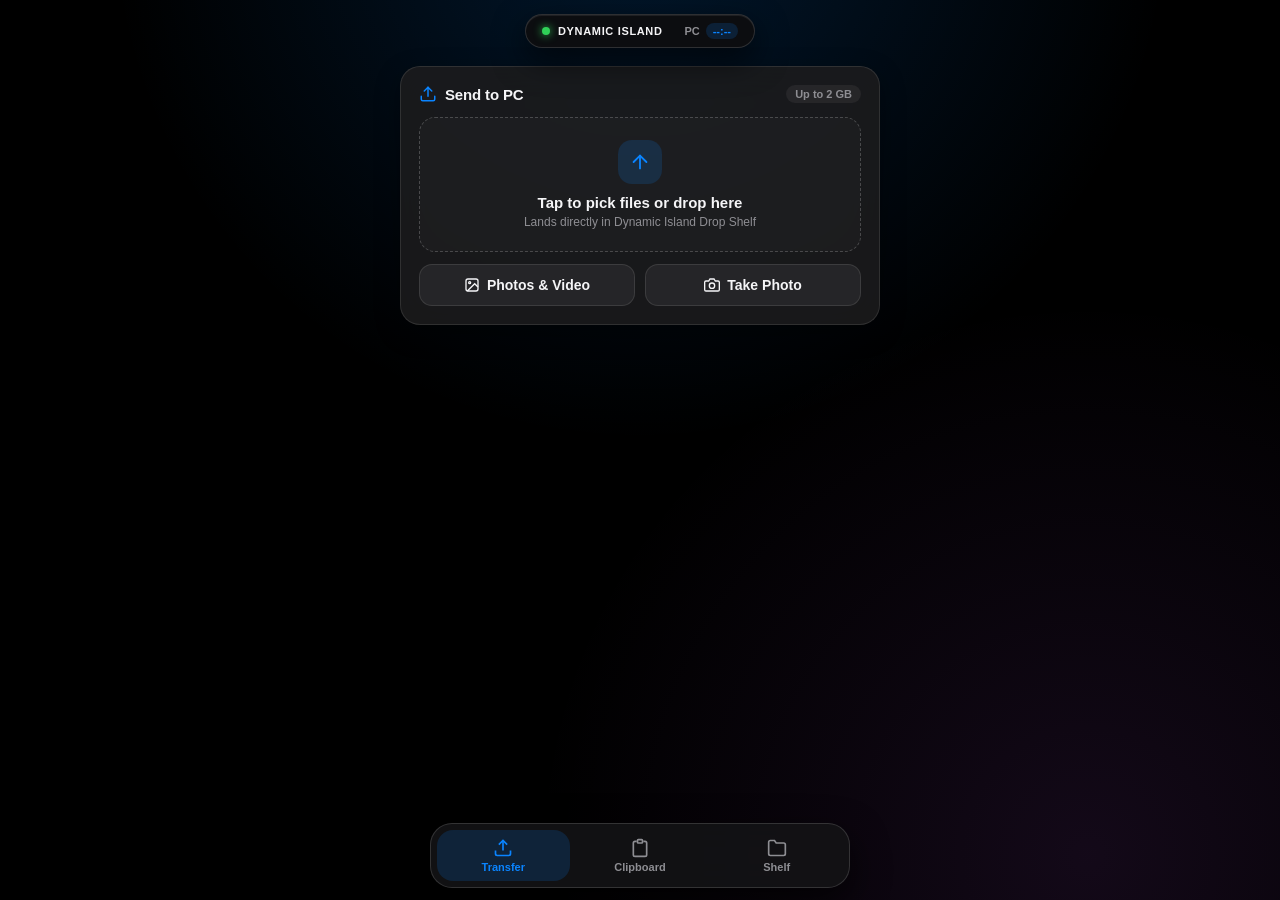
<file: Resources/PhoneBridge.html>
<!DOCTYPE html>
<html lang="en">
<head>
    <meta charset="utf-8">
    <meta name="viewport" content="width=device-width, initial-scale=1, viewport-fit=cover">
    <meta name="theme-color" content="#000000">
    <meta name="apple-mobile-web-app-capable" content="yes">
    <meta name="apple-mobile-web-app-status-bar-style" content="black-translucent">
    <title>Dynamic Island · Phone Bridge</title>
    <style>
        :root {
            --bg: #000000;
            --surface: rgba(28, 28, 30, 0.86);
            --surface-2: rgba(44, 44, 46, 0.72);
            --border: rgba(255, 255, 255, 0.1);
            --border-strong: rgba(255, 255, 255, 0.18);
            --accent: #0A84FF;
            --accent-soft: rgba(10, 132, 255, 0.16);
            --green: #30D158;
            --green-soft: rgba(48, 209, 88, 0.16);
            --amber: #FF9F0A;
            --red: #FF453A;
            --red-soft: rgba(255, 69, 58, 0.16);
            --purple: #BF5AF2;
            --text: #F5F5F7;
            --sub: #8E8E93;
            --radius: 20px;
            --safe-top: env(safe-area-inset-top, 0px);
            --safe-bottom: env(safe-area-inset-bottom, 0px);
        }

        * {
            box-sizing: border-box;
            -webkit-tap-highlight-color: transparent;
        }

        html, body {
            margin: 0;
            padding: 0;
            background: var(--bg);
            color: var(--text);
            font-family: -apple-system, BlinkMacSystemFont, "SF Pro Text", "Segoe UI", Roboto, Helvetica, Arial, sans-serif;
            min-height: 100dvh;
            overscroll-behavior-y: contain;
        }

        body {
            background:
                radial-gradient(circle at 50% -10%, rgba(10, 132, 255, 0.18), transparent 45%),
                radial-gradient(circle at 85% 95%, rgba(191, 90, 242, 0.10), transparent 40%),
                #000000;
            display: flex;
            flex-direction: column;
            align-items: center;
            padding: calc(14px + var(--safe-top)) 16px calc(92px + var(--safe-bottom)) 16px;
        }

        /* Interactive Dynamic Island Top Pill */
        .island-wrap {
            position: sticky;
            top: calc(10px + var(--safe-top));
            z-index: 40;
            width: 100%;
            display: flex;
            justify-content: center;
            margin-bottom: 18px;
            pointer-events: none;
        }

        .island-pill {
            pointer-events: auto;
            background: rgba(14, 14, 16, 0.92);
            backdrop-filter: blur(22px);
            -webkit-backdrop-filter: blur(22px);
            border: 1px solid rgba(255, 255, 255, 0.14);
            border-radius: 24px;
            padding: 8px 16px;
            min-width: 230px;
            max-width: 92vw;
            display: flex;
            align-items: center;
            justify-content: space-between;
            gap: 12px;
            box-shadow: 0 12px 32px rgba(0, 0, 0, 0.65), inset 0 1px 0 rgba(255, 255, 255, 0.08);
            transition: transform 0.25s cubic-bezier(0.22, 1, 0.36, 1), border-color 0.25s ease, background 0.25s ease;
        }

        .island-pill.toast-active {
            transform: scale(1.03);
        }
        .island-pill.toast-success { border-color: rgba(48, 209, 88, 0.55); }
        .island-pill.toast-error { border-color: rgba(255, 69, 58, 0.6); }
        .island-pill.toast-info { border-color: rgba(10, 132, 255, 0.55); }

        .island-left {
            display: flex;
            align-items: center;
            gap: 8px;
            min-width: 0;
        }

        .status-dot {
            width: 8px;
            height: 8px;
            border-radius: 50%;
            background: var(--green);
            box-shadow: 0 0 8px var(--green);
            flex-shrink: 0;
            animation: pulse 2.2s infinite;
        }

        .status-dot.warn { background: var(--amber); box-shadow: 0 0 8px var(--amber); }
        .status-dot.err { background: var(--red); box-shadow: 0 0 8px var(--red); animation: none; }

        @keyframes pulse {
            0%, 100% { opacity: 1; transform: scale(1); }
            50% { opacity: 0.55; transform: scale(0.85); }
        }

        .island-title {
            font-size: 11px;
            font-weight: 700;
            letter-spacing: 0.06em;
            color: var(--text);
            white-space: nowrap;
            overflow: hidden;
            text-overflow: ellipsis;
        }

        .island-meta {
            display: flex;
            align-items: center;
            gap: 6px;
            font-size: 11px;
            font-weight: 600;
            color: var(--sub);
            font-variant-numeric: tabular-nums;
            flex-shrink: 0;
        }

        .island-timer {
            color: var(--accent);
            background: var(--accent-soft);
            padding: 2px 7px;
            border-radius: 10px;
        }

        .island-lock-btn {
            appearance: none;
            border: 1px solid rgba(48, 209, 88, 0.35);
            background: rgba(48, 209, 88, 0.14);
            color: var(--green);
            border-radius: 999px;
            height: 24px;
            padding: 0 8px;
            display: none;
            align-items: center;
            gap: 4px;
            font-size: 10px;
            font-weight: 700;
            cursor: pointer;
            transition: transform 0.12s ease, background 0.15s ease;
        }

        .island-lock-btn.visible {
            display: inline-flex;
        }

        .island-lock-btn:active {
            transform: scale(0.94);
        }

        .island-lock-btn svg {
            width: 11px;
            height: 11px;
        }

        body.bridge-locked .app-shell,
        body.bridge-locked .tab-bar {
            display: none;
        }

        /* Main container */
        .app-shell {
            width: 100%;
            max-width: 480px;
            display: flex;
            flex-direction: column;
            gap: 14px;
        }

        .tab-panel {
            display: none;
            flex-direction: column;
            gap: 14px;
            animation: fadeSlide 0.2s ease-out;
        }

        .tab-panel.active {
            display: flex;
        }

        @keyframes fadeSlide {
            from { opacity: 0; transform: translateY(6px); }
            to { opacity: 1; transform: translateY(0); }
        }

        .card {
            background: var(--surface);
            backdrop-filter: blur(18px);
            -webkit-backdrop-filter: blur(18px);
            border-radius: var(--radius);
            padding: 18px;
            border: 1px solid var(--border);
            box-shadow: 0 8px 24px rgba(0, 0, 0, 0.35);
        }

        .card-header {
            display: flex;
            align-items: center;
            justify-content: space-between;
            gap: 10px;
            margin-bottom: 14px;
        }

        .card-title {
            margin: 0;
            font-size: 15px;
            font-weight: 650;
            display: flex;
            align-items: center;
            gap: 8px;
            letter-spacing: -0.01em;
        }

        .card-title svg {
            width: 18px;
            height: 18px;
            color: var(--accent);
            flex-shrink: 0;
        }

        .pill-badge {
            font-size: 11px;
            font-weight: 600;
            padding: 3px 9px;
            border-radius: 999px;
            background: var(--surface-2);
            color: var(--sub);
        }

        /* Dropzone */
        .dropzone {
            border: 1.5px dashed rgba(255, 255, 255, 0.2);
            border-radius: 16px;
            padding: 22px 16px;
            text-align: center;
            background: rgba(255, 255, 255, 0.02);
            transition: border-color 0.2s ease, background 0.2s ease, transform 0.15s ease;
            cursor: pointer;
        }

        .dropzone.drag-over {
            border-color: var(--accent);
            background: var(--accent-soft);
            transform: scale(0.99);
        }

        .dropzone-icon {
            width: 44px;
            height: 44px;
            border-radius: 14px;
            background: var(--accent-soft);
            color: var(--accent);
            display: inline-flex;
            align-items: center;
            justify-content: center;
            margin-bottom: 10px;
        }

        .dropzone-title {
            font-size: 15px;
            font-weight: 600;
            margin-bottom: 4px;
        }

        .dropzone-sub {
            font-size: 12px;
            color: var(--sub);
        }

        .action-grid {
            display: grid;
            grid-template-columns: 1fr 1fr;
            gap: 10px;
            margin-top: 12px;
        }

        .btn {
            appearance: none;
            border: none;
            border-radius: 13px;
            padding: 12px 14px;
            font-size: 14px;
            font-weight: 600;
            cursor: pointer;
            display: inline-flex;
            align-items: center;
            justify-content: center;
            gap: 7px;
            transition: transform 0.12s ease, opacity 0.15s ease, background 0.15s ease;
            color: #fff;
            background: var(--accent);
            text-decoration: none;
        }

        .btn:active { transform: scale(0.97); }
        .btn:disabled { opacity: 0.45; cursor: not-allowed; }
        .btn svg { width: 16px; height: 16px; flex-shrink: 0; }

        .btn-secondary {
            background: var(--surface-2);
            color: var(--text);
            border: 1px solid var(--border);
        }

        .btn-green {
            background: var(--green-soft);
            color: var(--green);
            border: 1px solid rgba(48, 209, 88, 0.3);
        }

        .btn-sm {
            padding: 7px 11px;
            font-size: 12px;
            border-radius: 10px;
        }

        .btn-full { width: 100%; }

        /* Upload Queue */
        .queue-list {
            display: flex;
            flex-direction: column;
            gap: 10px;
        }

        .queue-item {
            background: rgba(12, 12, 14, 0.72);
            border: 1px solid var(--border);
            border-radius: 14px;
            padding: 11px 12px;
            display: flex;
            flex-direction: column;
            gap: 7px;
        }

        .queue-top {
            display: flex;
            align-items: center;
            justify-content: space-between;
            gap: 8px;
        }

        .queue-name {
            font-size: 13px;
            font-weight: 600;
            white-space: nowrap;
            overflow: hidden;
            text-overflow: ellipsis;
            min-width: 0;
        }

        .queue-status {
            font-size: 11px;
            font-weight: 600;
            color: var(--sub);
            flex-shrink: 0;
            font-variant-numeric: tabular-nums;
        }

        .queue-status.done { color: var(--green); }
        .queue-status.err { color: var(--red); }

        .progress-track {
            width: 100%;
            height: 6px;
            border-radius: 999px;
            background: rgba(255, 255, 255, 0.08);
            overflow: hidden;
        }

        .progress-fill {
            height: 100%;
            width: 0%;
            border-radius: 999px;
            background: linear-gradient(90deg, var(--accent), #5AC8FA);
            transition: width 0.12s linear;
        }

        .progress-fill.done { background: var(--green); }
        .progress-fill.err { background: var(--red); }

        .queue-foot {
            display: flex;
            align-items: center;
            justify-content: space-between;
            font-size: 11px;
            color: var(--sub);
        }

        .text-btn {
            background: none;
            border: none;
            color: var(--accent);
            font-size: 12px;
            font-weight: 600;
            padding: 2px 6px;
            cursor: pointer;
        }

        .text-btn.danger { color: var(--red); }

        /* Clipboard */
        textarea {
            width: 100%;
            min-height: 104px;
            background: rgba(10, 10, 12, 0.85);
            border: 1px solid var(--border);
            border-radius: 14px;
            color: var(--text);
            padding: 12px;
            font-size: 14px;
            line-height: 1.45;
            font-family: inherit;
            resize: vertical;
            outline: none;
            transition: border-color 0.2s ease;
        }

        textarea:focus {
            border-color: var(--accent);
        }

        .clip-actions {
            display: grid;
            grid-template-columns: 1fr 1fr;
            gap: 10px;
            margin-top: 10px;
        }

        .url-banner {
            display: none;
            margin-top: 10px;
        }

        .url-banner.visible {
            display: flex;
        }

        .history-list {
            display: flex;
            flex-direction: column;
            gap: 8px;
        }

        .history-item {
            background: rgba(12, 12, 14, 0.72);
            border: 1px solid var(--border);
            border-radius: 14px;
            padding: 11px 12px;
            display: flex;
            flex-direction: column;
            gap: 6px;
        }

        .history-head {
            display: flex;
            align-items: center;
            justify-content: space-between;
            gap: 8px;
        }

        .history-tags {
            display: flex;
            align-items: center;
            gap: 6px;
            min-width: 0;
        }

        .tag-chip {
            font-size: 10px;
            font-weight: 700;
            letter-spacing: 0.04em;
            padding: 2px 7px;
            border-radius: 6px;
            background: var(--accent-soft);
            color: var(--accent);
            text-transform: uppercase;
        }

        .color-swatch {
            width: 14px;
            height: 14px;
            border-radius: 4px;
            border: 1px solid rgba(255, 255, 255, 0.25);
            flex-shrink: 0;
        }

        .history-time {
            font-size: 11px;
            color: var(--sub);
        }

        .history-text {
            font-size: 13px;
            color: var(--text);
            word-break: break-word;
            display: -webkit-box;
            -webkit-line-clamp: 3;
            -webkit-box-orient: vertical;
            overflow: hidden;
            line-height: 1.4;
        }

        .history-actions {
            display: flex;
            gap: 8px;
            justify-content: flex-end;
        }

        /* Shelf */
        .search-input {
            width: 100%;
            background: rgba(10, 10, 12, 0.85);
            border: 1px solid var(--border);
            border-radius: 12px;
            color: var(--text);
            padding: 9px 12px;
            font-size: 13px;
            outline: none;
            margin-bottom: 12px;
            display: none;
        }

        .search-input.visible { display: block; }
        .search-input:focus { border-color: var(--accent); }

        .shelf-toolbar {
            display: flex;
            align-items: center;
            gap: 8px;
        }

        .file-list {
            display: flex;
            flex-direction: column;
            gap: 10px;
        }

        .file-card {
            background: rgba(12, 12, 14, 0.72);
            border: 1px solid var(--border);
            border-radius: 14px;
            padding: 10px;
            display: flex;
            align-items: center;
            gap: 12px;
        }

        .file-thumb {
            width: 46px;
            height: 46px;
            border-radius: 10px;
            background: var(--surface-2);
            display: flex;
            align-items: center;
            justify-content: center;
            overflow: hidden;
            flex-shrink: 0;
            font-size: 11px;
            font-weight: 700;
            color: var(--accent);
            border: 1px solid var(--border);
        }

        .file-thumb img {
            width: 100%;
            height: 100%;
            object-fit: cover;
            cursor: zoom-in;
        }

        .file-info {
            flex: 1;
            min-width: 0;
        }

        .file-name {
            font-size: 13px;
            font-weight: 600;
            white-space: nowrap;
            overflow: hidden;
            text-overflow: ellipsis;
            margin-bottom: 3px;
        }

        .file-meta {
            font-size: 11px;
            color: var(--sub);
            display: flex;
            align-items: center;
            gap: 6px;
        }

        .empty-state {
            text-align: center;
            padding: 26px 12px;
            color: var(--sub);
            font-size: 13px;
        }

        /* Bottom Tab Bar */
        .tab-bar {
            position: fixed;
            bottom: calc(12px + var(--safe-bottom));
            left: 50%;
            transform: translateX(-50%);
            width: calc(100% - 32px);
            max-width: 420px;
            background: rgba(20, 20, 22, 0.88);
            backdrop-filter: blur(24px);
            -webkit-backdrop-filter: blur(24px);
            border: 1px solid rgba(255, 255, 255, 0.14);
            border-radius: 22px;
            padding: 6px;
            display: grid;
            grid-template-columns: repeat(3, 1fr);
            gap: 4px;
            box-shadow: 0 14px 36px rgba(0, 0, 0, 0.7);
            z-index: 50;
        }

        .tab-btn {
            background: transparent;
            border: none;
            color: var(--sub);
            border-radius: 16px;
            padding: 8px 6px;
            display: flex;
            flex-direction: column;
            align-items: center;
            gap: 3px;
            font-size: 11px;
            font-weight: 600;
            cursor: pointer;
            position: relative;
            transition: background 0.18s ease, color 0.18s ease;
        }

        .tab-btn svg { width: 20px; height: 20px; }

        .tab-btn.active {
            background: var(--accent-soft);
            color: var(--accent);
        }

        .tab-badge {
            position: absolute;
            top: 4px;
            right: calc(50% - 22px);
            min-width: 17px;
            height: 17px;
            padding: 0 5px;
            border-radius: 999px;
            background: var(--accent);
            color: #fff;
            font-size: 10px;
            font-weight: 700;
            display: none;
            align-items: center;
            justify-content: center;
        }

        .tab-badge.visible { display: inline-flex; }

        /* Modals (Lightbox & Expired) */
        .modal-backdrop {
            position: fixed;
            inset: 0;
            background: rgba(0, 0, 0, 0.86);
            backdrop-filter: blur(14px);
            -webkit-backdrop-filter: blur(14px);
            z-index: 80;
            display: none;
            align-items: center;
            justify-content: center;
            padding: 20px;
        }

        .modal-backdrop.open { display: flex; }

        .lightbox-inner {
            max-width: 96vw;
            max-height: 86dvh;
            display: flex;
            flex-direction: column;
            align-items: center;
            gap: 12px;
        }

        .lightbox-inner img {
            max-width: 100%;
            max-height: 74dvh;
            border-radius: 16px;
            box-shadow: 0 18px 48px rgba(0, 0, 0, 0.8);
            object-fit: contain;
        }

        .expired-card {
            background: #161618;
            border: 1px solid var(--border-strong);
            border-radius: 24px;
            padding: 26px 22px;
            max-width: 340px;
            width: 100%;
            text-align: center;
        }

        .expired-card h3 { margin: 10px 0 8px 0; font-size: 18px; }
        .expired-card p { margin: 0 0 18px 0; font-size: 13px; color: var(--sub); line-height: 1.5; }

        /* Password Auth Lock Gate */
        .auth-backdrop {
            position: fixed;
            inset: 0;
            background: rgba(4, 4, 8, 0.88);
            backdrop-filter: blur(22px);
            -webkit-backdrop-filter: blur(22px);
            z-index: 90;
            display: none;
            align-items: center;
            justify-content: center;
            padding: 20px;
        }

        .auth-backdrop.open {
            display: flex;
        }

        .auth-card {
            background: rgba(24, 24, 28, 0.94);
            border: 1px solid var(--border-strong);
            border-radius: 26px;
            padding: 26px 22px 22px 22px;
            width: 100%;
            max-width: 360px;
            box-shadow: 0 24px 64px rgba(0, 0, 0, 0.78), inset 0 1px 0 rgba(255, 255, 255, 0.08);
            text-align: center;
        }

        .auth-emblem {
            width: 54px;
            height: 54px;
            border-radius: 18px;
            background: var(--accent-soft);
            border: 1px solid rgba(10, 132, 255, 0.32);
            color: var(--accent);
            display: inline-flex;
            align-items: center;
            justify-content: center;
            margin-bottom: 12px;
            transition: background 0.2s ease, color 0.2s ease, border-color 0.2s ease, transform 0.2s ease;
        }

        .auth-emblem.error {
            background: var(--red-soft);
            border-color: rgba(255, 69, 58, 0.45);
            color: var(--red);
            animation: authShake 0.36s ease;
        }

        .auth-emblem.unlocked {
            background: var(--green-soft);
            border-color: rgba(48, 209, 88, 0.45);
            color: var(--green);
            transform: scale(1.06);
        }

        @keyframes authShake {
            0%, 100% { transform: translateX(0); }
            20% { transform: translateX(-7px); }
            45% { transform: translateX(6px); }
            70% { transform: translateX(-4px); }
            85% { transform: translateX(3px); }
        }

        .auth-title {
            margin: 0 0 6px 0;
            font-size: 19px;
            font-weight: 700;
            letter-spacing: -0.02em;
        }

        .auth-subtitle {
            margin: 0 0 18px 0;
            font-size: 13px;
            color: var(--sub);
            line-height: 1.45;
        }

        .auth-form {
            text-align: left;
            display: flex;
            flex-direction: column;
            gap: 10px;
        }

        .auth-label {
            font-size: 12px;
            font-weight: 600;
            color: var(--sub);
            padding-left: 2px;
        }

        .auth-input-wrap {
            position: relative;
            display: flex;
            align-items: center;
        }

        .auth-input {
            width: 100%;
            min-height: 48px;
            background: rgba(10, 10, 14, 0.9);
            border: 1px solid var(--border-strong);
            border-radius: 14px;
            color: var(--text);
            padding: 0 48px 0 14px;
            font-size: 16px;
            font-family: inherit;
            outline: none;
            transition: border-color 0.2s ease, box-shadow 0.2s ease;
        }

        .auth-input:focus {
            border-color: var(--accent);
            box-shadow: 0 0 0 3px rgba(10, 132, 255, 0.2);
        }

        .auth-eye-btn {
            position: absolute;
            right: 4px;
            min-width: 44px;
            min-height: 44px;
            border: none;
            background: transparent;
            color: var(--sub);
            display: inline-flex;
            align-items: center;
            justify-content: center;
            border-radius: 10px;
            cursor: pointer;
        }

        .auth-eye-btn:hover {
            color: var(--text);
        }

        .auth-eye-btn svg {
            width: 19px;
            height: 19px;
        }

        .auth-error {
            min-height: 18px;
            font-size: 12px;
            font-weight: 600;
            color: var(--red);
            padding-left: 2px;
        }

        .auth-submit-btn {
            min-height: 48px;
            margin-top: 2px;
            font-size: 15px;
        }
    </style>
</head>
<body>
    <!-- Dynamic Island Live Pill -->
    <div class="island-wrap">
        <div id="islandPill" class="island-pill">
            <div class="island-left">
                <span id="statusDot" class="status-dot"></span>
                <span id="islandLabel" class="island-title">DYNAMIC ISLAND</span>
            </div>
            <div id="islandMeta" class="island-meta">
                <span id="pcName">PC</span>
                <span id="sessionTimer" class="island-timer">--:--</span>
                <button type="button" id="btnLockSession" class="island-lock-btn" aria-label="Lock connection" title="Lock connection">
                    <svg viewBox="0 0 24 24" fill="none" stroke="currentColor" stroke-width="2.2" stroke-linecap="round" stroke-linejoin="round"><rect x="3" y="11" width="18" height="11" rx="2" ry="2"/><path d="M7 11V7a5 5 0 0 1 10 0v4"/></svg>
                    <span>Lock</span>
                </button>
            </div>
        </div>
    </div>

    <main class="app-shell">
        <!-- TAB 1: TRANSFER -->
        <section id="tab-transfer" class="tab-panel active">
            <div class="card">
                <div class="card-header">
                    <h2 class="card-title">
                        <svg viewBox="0 0 24 24" fill="none" stroke="currentColor" stroke-width="2" stroke-linecap="round" stroke-linejoin="round"><path d="M21 15v4a2 2 0 0 1-2 2H5a2 2 0 0 1-2-2v-4"/><polyline points="17 8 12 3 7 8"/><line x1="12" y1="3" x2="12" y2="15"/></svg>
                        Send to PC
                    </h2>
                    <span class="pill-badge">Up to 2 GB</span>
                </div>

                <input type="file" id="filePicker" multiple style="display:none">
                <input type="file" id="mediaPicker" accept="image/*,video/*" multiple style="display:none">
                <input type="file" id="cameraPicker" accept="image/*" capture="environment" style="display:none">

                <div id="dropZone" class="dropzone" role="button" tabindex="0">
                    <div class="dropzone-icon">
                        <svg width="22" height="22" viewBox="0 0 24 24" fill="none" stroke="currentColor" stroke-width="2" stroke-linecap="round" stroke-linejoin="round"><path d="M12 19V5"/><polyline points="5 12 12 5 19 12"/></svg>
                    </div>
                    <div class="dropzone-title">Tap to pick files or drop here</div>
                    <div class="dropzone-sub">Lands directly in Dynamic Island Drop Shelf</div>
                </div>

                <div class="action-grid">
                    <button type="button" class="btn btn-secondary" id="btnPickMedia">
                        <svg viewBox="0 0 24 24" fill="none" stroke="currentColor" stroke-width="2"><rect x="3" y="3" width="18" height="18" rx="3"/><circle cx="8.5" cy="8.5" r="1.5"/><path d="M21 15l-5-5L5 21"/></svg>
                        Photos & Video
                    </button>
                    <button type="button" class="btn btn-secondary" id="btnTakePhoto">
                        <svg viewBox="0 0 24 24" fill="none" stroke="currentColor" stroke-width="2"><path d="M23 19a2 2 0 0 1-2 2H3a2 2 0 0 1-2-2V8a2 2 0 0 1 2-2h4l2-3h6l2 3h4a2 2 0 0 1 2 2z"/><circle cx="12" cy="13" r="4"/></svg>
                        Take Photo
                    </button>
                </div>
            </div>

            <div id="queueCard" class="card" style="display:none">
                <div class="card-header">
                    <h2 class="card-title">
                        <svg viewBox="0 0 24 24" fill="none" stroke="currentColor" stroke-width="2"><polyline points="22 12 18 12 15 21 9 3 6 12 2 12"/></svg>
                        Transfers
                    </h2>
                    <button type="button" id="btnClearQueue" class="text-btn">Clear Done</button>
                </div>
                <div id="queueList" class="queue-list"></div>
            </div>
        </section>

        <!-- TAB 2: CLIPBOARD -->
        <section id="tab-clipboard" class="tab-panel">
            <div class="card">
                <div class="card-header">
                    <h2 class="card-title">
                        <svg viewBox="0 0 24 24" fill="none" stroke="currentColor" stroke-width="2"><rect x="9" y="2" width="6" height="4" rx="1"/><path d="M16 4h2a2 2 0 0 1 2 2v14a2 2 0 0 1-2 2H6a2 2 0 0 1-2-2V6a2 2 0 0 1 2-2h2"/></svg>
                        Clipboard Sync
                    </h2>
                    <button type="button" id="btnClearClip" class="text-btn">Clear</button>
                </div>
                <textarea id="clipText" placeholder="Paste or type text or a link to send to your PC..."></textarea>
                <div class="clip-actions">
                    <button type="button" class="btn" id="btnPushClip">
                        <svg viewBox="0 0 24 24" fill="none" stroke="currentColor" stroke-width="2"><line x1="12" y1="19" x2="12" y2="5"/><polyline points="5 12 12 5 19 12"/></svg>
                        Send to PC
                    </button>
                    <button type="button" class="btn btn-secondary" id="btnPullClip">
                        <svg viewBox="0 0 24 24" fill="none" stroke="currentColor" stroke-width="2"><line x1="12" y1="5" x2="12" y2="19"/><polyline points="19 12 12 19 5 12"/></svg>
                        Get from PC
                    </button>
                </div>
                <div id="urlBanner" class="url-banner">
                    <button type="button" class="btn btn-green btn-full" id="btnOpenUrlOnPc">
                        <svg viewBox="0 0 24 24" fill="none" stroke="currentColor" stroke-width="2"><path d="M18 13v6a2 2 0 0 1-2 2H5a2 2 0 0 1-2-2V8a2 2 0 0 1 2-2h6"/><polyline points="15 3 21 3 21 9"/><line x1="10" y1="14" x2="21" y2="3"/></svg>
                        Open Link in PC Browser
                    </button>
                </div>
            </div>

            <div class="card">
                <div class="card-header">
                    <h2 class="card-title">
                        <svg viewBox="0 0 24 24" fill="none" stroke="currentColor" stroke-width="2"><circle cx="12" cy="12" r="10"/><polyline points="12 6 12 12 16 14"/></svg>
                        PC Clipboard History
                    </h2>
                    <button type="button" id="btnRefreshHistory" class="text-btn">Refresh</button>
                </div>
                <div id="historyList" class="history-list">
                    <div class="empty-state">Loading recent clips...</div>
                </div>
            </div>
        </section>

        <!-- TAB 3: SHELF -->
        <section id="tab-shelf" class="tab-panel">
            <div class="card">
                <div class="card-header">
                    <h2 class="card-title">
                        <svg viewBox="0 0 24 24" fill="none" stroke="currentColor" stroke-width="2"><path d="M21 15v4a2 2 0 0 1-2 2H5a2 2 0 0 1-2-2v-4"/><polyline points="7 10 12 15 17 10"/><line x1="12" y1="15" x2="12" y2="3"/></svg>
                        PC Drop Shelf
                    </h2>
                    <div class="shelf-toolbar">
                        <a id="btnDownloadAll" class="btn btn-secondary btn-sm" style="display:none" href="#">ZIP All</a>
                        <button type="button" id="btnRefreshShelf" class="text-btn">Refresh</button>
                    </div>
                </div>
                <input type="search" id="shelfSearch" class="search-input" placeholder="Filter files on shelf...">
                <div id="shelfList" class="file-list">
                    <div class="empty-state">Loading Drop Shelf...</div>
                </div>
            </div>
        </section>
    </main>

    <!-- Bottom Navigation -->
    <nav class="tab-bar" aria-label="Primary">
        <button type="button" class="tab-btn active" data-tab="transfer">
            <svg viewBox="0 0 24 24" fill="none" stroke="currentColor" stroke-width="2"><path d="M21 15v4a2 2 0 0 1-2 2H5a2 2 0 0 1-2-2v-4"/><polyline points="17 8 12 3 7 8"/><line x1="12" y1="3" x2="12" y2="15"/></svg>
            <span>Transfer</span>
        </button>
        <button type="button" class="tab-btn" data-tab="clipboard">
            <svg viewBox="0 0 24 24" fill="none" stroke="currentColor" stroke-width="2"><rect x="9" y="2" width="6" height="4" rx="1"/><path d="M16 4h2a2 2 0 0 1 2 2v14a2 2 0 0 1-2 2H6a2 2 0 0 1-2-2V6a2 2 0 0 1 2-2h2"/></svg>
            <span>Clipboard</span>
        </button>
        <button type="button" class="tab-btn" data-tab="shelf">
            <svg viewBox="0 0 24 24" fill="none" stroke="currentColor" stroke-width="2"><path d="M22 19a2 2 0 0 1-2 2H4a2 2 0 0 1-2-2V5a2 2 0 0 1 2-2h5l2 3h9a2 2 0 0 1 2 2z"/></svg>
            <span>Shelf</span>
            <span id="shelfBadge" class="tab-badge">0</span>
        </button>
    </nav>

    <!-- Image Preview Lightbox -->
    <div id="lightboxModal" class="modal-backdrop" role="dialog" aria-modal="true">
        <div class="lightbox-inner">
            <img id="lightboxImg" alt="Preview">
            <div style="display:flex;gap:10px;">
                <a id="lightboxDl" class="btn btn-sm" href="#">Download</a>
                <button type="button" id="lightboxClose" class="btn btn-secondary btn-sm">Close</button>
            </div>
        </div>
    </div>

    <!-- Session Expired Overlay -->
    <div id="expiredModal" class="modal-backdrop" role="dialog" aria-modal="true">
        <div class="expired-card">
            <div class="dropzone-icon" style="background:var(--red-soft);color:var(--red);">
                <svg width="22" height="22" viewBox="0 0 24 24" fill="none" stroke="currentColor" stroke-width="2"><circle cx="12" cy="12" r="10"/><line x1="12" y1="8" x2="12" y2="12"/><line x1="12" y1="16" x2="12.01" y2="16"/></svg>
            </div>
            <h3>Bridge Disconnected</h3>
            <p id="expiredMsg">This Phone Bridge session has expired or was stopped on your PC. Scan the new QR code in Dynamic Island to reconnect.</p>
            <button type="button" id="btnRetryConn" class="btn btn-full">Retry Connection</button>
        </div>
    </div>

    <!-- Password Lock Screen Overlay -->
    <div id="authGate" class="auth-backdrop" role="dialog" aria-modal="true" aria-labelledby="authTitle">
        <div class="auth-card">
            <div id="authEmblem" class="auth-emblem">
                <svg width="24" height="24" viewBox="0 0 24 24" fill="none" stroke="currentColor" stroke-width="2" stroke-linecap="round" stroke-linejoin="round"><rect x="3" y="11" width="18" height="11" rx="2" ry="2"/><path d="M7 11V7a5 5 0 0 1 10 0v4"/></svg>
            </div>
            <h2 id="authTitle" class="auth-title">Unlock Phone Bridge</h2>
            <p id="authSubtitle" class="auth-subtitle">Enter the connection password shown on your PC to continue.</p>
            <form id="authForm" class="auth-form" autocomplete="on" novalidate>
                <label class="auth-label" for="authPassword">Connection Password</label>
                <div class="auth-input-wrap">
                    <input id="authPassword" class="auth-input" type="password" name="password" autocomplete="current-password" enterkeyhint="go" placeholder="Enter password or PIN" required>
                    <button type="button" id="btnToggleAuthVis" class="auth-eye-btn" aria-label="Show password" aria-pressed="false">
                        <svg id="eyeIconShow" viewBox="0 0 24 24" fill="none" stroke="currentColor" stroke-width="2" stroke-linecap="round" stroke-linejoin="round"><path d="M1 12s4-8 11-8 11 8 11 8-4 8-11 8-11-8-11-8z"/><circle cx="12" cy="12" r="3"/></svg>
                        <svg id="eyeIconHide" style="display:none" viewBox="0 0 24 24" fill="none" stroke="currentColor" stroke-width="2" stroke-linecap="round" stroke-linejoin="round"><path d="M17.94 17.94A10.07 10.07 0 0 1 12 20c-7 0-11-8-11-8a18.45 18.45 0 0 1 5.06-5.94M9.9 4.24A9.12 9.12 0 0 1 12 4c7 0 11 8 11 8a18.5 18.5 0 0 1-2.16 3.19m-6.72-1.07a3 3 0 1 1-4.24-4.24"/><line x1="1" y1="1" x2="23" y2="23"/></svg>
                    </button>
                </div>
                <div id="authError" class="auth-error" role="alert" aria-live="polite"></div>
                <button type="submit" id="btnUnlock" class="btn btn-full auth-submit-btn">Unlock Connection</button>
            </form>
        </div>
    </div>

    <script>
        const token = __DI_TOKEN_JSON__;
        let isLocked = __DI_REQUIRE_PASSWORD__;
        let passwordProtected = __DI_PASSWORD_PROTECTED__;
        const initialPcName = __DI_PC_NAME_JSON__;
        let authToken = '';
        const BRAND_TEXT = 'DYNAMIC ISLAND';

        // Strip ?t= or ?a= token from address bar for privacy
        try {
            if (window.location.search.includes('t=') || window.location.search.includes('a=')) {
                window.history.replaceState({}, document.title, window.location.pathname);
            }
        } catch {}

        let expiresAtMs = 0;
        let lastShelfSignature = '';
        let cachedShelfItems = [];
        let toastTimer = null;
        let activeTab = 'transfer';
        let consecutiveFailures = 0;

        const islandPill = document.getElementById('islandPill');
        const islandLabel = document.getElementById('islandLabel');
        const statusDot = document.getElementById('statusDot');
        const pcNameEl = document.getElementById('pcName');
        const sessionTimerEl = document.getElementById('sessionTimer');
        const shelfBadgeEl = document.getElementById('shelfBadge');
        const expiredModal = document.getElementById('expiredModal');
        const expiredMsg = document.getElementById('expiredMsg');
        const btnLockSession = document.getElementById('btnLockSession');
        const authGate = document.getElementById('authGate');
        const authEmblem = document.getElementById('authEmblem');
        const authSubtitle = document.getElementById('authSubtitle');
        const authForm = document.getElementById('authForm');
        const authPassword = document.getElementById('authPassword');
        const authError = document.getElementById('authError');
        const btnUnlock = document.getElementById('btnUnlock');
        const btnToggleAuthVis = document.getElementById('btnToggleAuthVis');
        const eyeIconShow = document.getElementById('eyeIconShow');
        const eyeIconHide = document.getElementById('eyeIconHide');

        if (initialPcName) {
            pcNameEl.textContent = initialPcName;
            authSubtitle.textContent = `Enter the connection password for ${initialPcName} to unlock.`;
        }

        function authHeaders(extra = {}) {
            const h = { ...extra };
            if (token) h['X-DI-Token'] = token;
            if (authToken) h['X-DI-Auth'] = authToken;
            return h;
        }

        function authQuery(basePath, params = {}) {
            const qs = new URLSearchParams();
            if (authToken) qs.set('a', authToken);
            else if (token) qs.set('t', token);
            for (const [k, v] of Object.entries(params)) {
                if (v !== undefined && v !== null) qs.set(k, String(v));
            }
            const str = qs.toString();
            return str ? `${basePath}?${str}` : basePath;
        }

        function updateLockUi() {
            document.body.classList.toggle('bridge-locked', isLocked);
            authGate.classList.toggle('open', isLocked);
            btnLockSession.classList.toggle('visible', passwordProtected && !isLocked);
        }

        function handleUnauthorized(msg = 'Session locked on PC. Re-enter password to continue.') {
            authToken = '';
            isLocked = true;
            passwordProtected = true;
            cachedShelfItems = [];
            lastShelfSignature = '';
            clipTextEl.value = '';
            updateUrlBanner();
            shelfBadgeEl.classList.remove('visible');
            document.getElementById('historyList').replaceChildren();
            document.getElementById('shelfList').replaceChildren();
            authEmblem.classList.remove('unlocked', 'error');
            authError.textContent = msg;
            updateLockUi();
            setConnectionState('warn');
            showToast('Bridge Locked', 'info', 2200);
        }

        function showToast(msg, kind = 'info', durationMs = 2800) {
            clearTimeout(toastTimer);
            islandLabel.textContent = msg;
            islandPill.classList.remove('toast-success', 'toast-error', 'toast-info');
            islandPill.classList.add('toast-active', `toast-${kind}`);
            toastTimer = setTimeout(() => {
                islandLabel.textContent = BRAND_TEXT;
                islandPill.classList.remove('toast-active', 'toast-success', 'toast-error', 'toast-info');
            }, durationMs);
        }

        function setConnectionState(state, message) {
            statusDot.classList.remove('warn', 'err');
            if (state === 'ok') {
                expiredModal.classList.remove('open');
            } else if (state === 'warn') {
                statusDot.classList.add('warn');
            } else {
                statusDot.classList.add('err');
                authGate.classList.remove('open');
                if (message) expiredMsg.textContent = message;
                expiredModal.classList.add('open');
            }
        }

        function formatBytes(bytes) {
            if (!bytes || bytes <= 0) return '0 B';
            const units = ['B', 'KB', 'MB', 'GB'];
            let i = 0;
            let val = bytes;
            while (val >= 1024 && i < units.length - 1) {
                val /= 1024;
                i++;
            }
            return `${val >= 100 || i === 0 ? val.toFixed(0) : val.toFixed(1)} ${units[i]}`;
        }

        function isHttpUrl(str) {
            if (!str) return false;
            const trimmed = str.trim();
            if (trimmed.includes(' ') || trimmed.includes('\n')) return false;
            try {
                const u = new URL(trimmed);
                return u.protocol === 'http:' || u.protocol === 'https:';
            } catch {
                return false;
            }
        }

        async function copyTextReliable(text) {
            if (!text) return false;
            if (navigator.clipboard && window.isSecureContext) {
                try {
                    await navigator.clipboard.writeText(text);
                    return true;
                } catch {}
            }
            // Fallback for plain HTTP LAN origins on iOS Safari & Android Chrome
            try {
                const ta = document.createElement('textarea');
                ta.value = text;
                ta.setAttribute('readonly', '');
                ta.style.position = 'fixed';
                ta.style.top = '-9999px';
                ta.style.left = '-9999px';
                document.body.appendChild(ta);
                ta.focus();
                ta.select();
                ta.setSelectionRange(0, text.length);
                const ok = document.execCommand('copy');
                document.body.removeChild(ta);
                return ok;
            } catch {
                return false;
            }
        }

        // Tabs
        document.querySelectorAll('.tab-btn').forEach(btn => {
            btn.addEventListener('click', () => {
                activeTab = btn.dataset.tab;
                document.querySelectorAll('.tab-btn').forEach(b => b.classList.toggle('active', b === btn));
                document.querySelectorAll('.tab-panel').forEach(p => p.classList.toggle('active', p.id === `tab-${activeTab}`));
                if (activeTab === 'shelf') loadShelf(true);
                if (activeTab === 'clipboard') loadClipboardHistory();
            });
        });

        // Status & Countdown
        function updateCountdownUi() {
            if (!expiresAtMs) return;
            const diffSec = Math.max(0, Math.floor((expiresAtMs - Date.now()) / 1000));
            const m = String(Math.floor(diffSec / 60)).padStart(2, '0');
            const s = String(diffSec % 60).padStart(2, '0');
            sessionTimerEl.textContent = `${m}:${s}`;
            if (diffSec === 0) {
                setConnectionState('err', 'This Phone Bridge session has expired. Start a new session on your PC and scan the QR code.');
            }
        }

        async function pollStatus() {
            if (document.hidden || isLocked) return;
            try {
                const res = await fetch('/api/status', { headers: authHeaders() });
                if (res.status === 401) {
                    handleUnauthorized('Password required to access this session.');
                    return;
                }
                if (res.status === 403 || res.status === 429) {
                    setConnectionState('err', 'Session expired or stopped on PC. Scan the new QR code in Dynamic Island.');
                    return;
                }
                if (!res.ok) throw new Error('status');
                const data = await res.json();
                consecutiveFailures = 0;
                setConnectionState('ok');
                if (data.pcName) pcNameEl.textContent = data.pcName;
                if (data.expiresAtMs) expiresAtMs = data.expiresAtMs;
                if (typeof data.passwordProtected === 'boolean') {
                    passwordProtected = data.passwordProtected;
                    updateLockUi();
                }
                updateCountdownUi();

                const count = Number(data.shelfCount || 0);
                shelfBadgeEl.textContent = count > 99 ? '99+' : String(count);
                shelfBadgeEl.classList.toggle('visible', count > 0);

                if (activeTab === 'shelf' || count !== cachedShelfItems.length) {
                    loadShelf(false);
                }
            } catch {
                consecutiveFailures++;
                if (consecutiveFailures >= 3) {
                    setConnectionState('err', 'Lost connection to your PC. Ensure both devices are on the same Wi-Fi network.');
                } else {
                    setConnectionState('warn');
                }
            }
        }

        // Upload Queue with XHR progress, speed & cancel
        const queueCard = document.getElementById('queueCard');
        const queueList = document.getElementById('queueList');
        const uploadEntries = [];

        function enqueueFiles(fileList) {
            const files = Array.from(fileList || []);
            if (!files.length) return;
            queueCard.style.display = 'block';
            files.forEach(file => {
                const entry = createQueueItem(file);
                uploadEntries.push(entry);
                startUpload(entry);
            });
        }

        function createQueueItem(file) {
            const el = document.createElement('div');
            el.className = 'queue-item';

            const top = document.createElement('div');
            top.className = 'queue-top';
            const name = document.createElement('span');
            name.className = 'queue-name';
            name.textContent = file.name;
            const status = document.createElement('span');
            status.className = 'queue-status';
            status.textContent = 'Starting...';
            top.append(name, status);

            const track = document.createElement('div');
            track.className = 'progress-track';
            const fill = document.createElement('div');
            fill.className = 'progress-fill';
            track.appendChild(fill);

            const foot = document.createElement('div');
            foot.className = 'queue-foot';
            const meta = document.createElement('span');
            meta.textContent = formatBytes(file.size);
            const actionBtn = document.createElement('button');
            actionBtn.type = 'button';
            actionBtn.className = 'text-btn danger';
            actionBtn.textContent = 'Cancel';
            foot.append(meta, actionBtn);

            el.append(top, track, foot);
            queueList.prepend(el);

            const entry = { file, el, status, fill, meta, actionBtn, xhr: null, done: false };
            actionBtn.addEventListener('click', () => {
                if (entry.xhr && !entry.done) {
                    entry.xhr.abort();
                } else if (entry.failed) {
                    startUpload(entry);
                }
            });
            return entry;
        }

        function startUpload(entry) {
            entry.done = false;
            entry.failed = false;
            entry.fill.classList.remove('done', 'err');
            entry.status.classList.remove('done', 'err');
            entry.fill.style.width = '0%';
            entry.status.textContent = '0%';
            entry.actionBtn.className = 'text-btn danger';
            entry.actionBtn.textContent = 'Cancel';
            entry.actionBtn.style.display = 'inline-block';

            const xhr = new XMLHttpRequest();
            entry.xhr = xhr;
            const startedAt = Date.now();

            xhr.open('POST', '/api/upload', true);
            if (token) xhr.setRequestHeader('X-DI-Token', token);
            if (authToken) xhr.setRequestHeader('X-DI-Auth', authToken);
            xhr.setRequestHeader('X-File-Name', encodeURIComponent(entry.file.name));

            xhr.upload.onprogress = (ev) => {
                if (!ev.lengthComputable) return;
                const pct = Math.min(100, Math.round((ev.loaded / ev.total) * 100));
                entry.fill.style.width = `${pct}%`;
                entry.status.textContent = `${pct}%`;
                const elapsedSec = Math.max(0.2, (Date.now() - startedAt) / 1000);
                const bps = ev.loaded / elapsedSec;
                entry.meta.textContent = `${formatBytes(ev.loaded)} / ${formatBytes(ev.total)} · ${formatBytes(bps)}/s`;
            };

            xhr.onload = () => {
                entry.xhr = null;
                if (xhr.status >= 200 && xhr.status < 300) {
                    entry.done = true;
                    entry.fill.style.width = '100%';
                    entry.fill.classList.add('done');
                    entry.status.classList.add('done');
                    entry.status.textContent = 'Sent';
                    entry.meta.textContent = `${formatBytes(entry.file.size)} · Added to Drop Shelf`;
                    entry.actionBtn.style.display = 'none';
                    showToast(`Sent ${entry.file.name}`, 'success');
                    loadShelf(true);
                } else if (xhr.status === 401) {
                    handleUnauthorized('Session locked. Re-enter password to resume uploads.');
                    markFailed(entry, 'Locked');
                } else if (xhr.status === 403) {
                    setConnectionState('err', 'Session expired during upload.');
                    markFailed(entry, 'Session expired');
                } else {
                    markFailed(entry, `Failed (${xhr.status})`);
                }
            };

            xhr.onerror = () => {
                entry.xhr = null;
                markFailed(entry, 'Network error');
            };

            xhr.onabort = () => {
                entry.xhr = null;
                markFailed(entry, 'Cancelled');
            };

            xhr.send(entry.file);
        }

        function markFailed(entry, reason) {
            entry.failed = true;
            entry.fill.classList.add('err');
            entry.status.classList.add('err');
            entry.status.textContent = reason;
            entry.actionBtn.className = 'text-btn';
            entry.actionBtn.textContent = 'Retry';
            showToast(`${entry.file.name}: ${reason}`, 'error');
        }

        const filePicker = document.getElementById('filePicker');
        const mediaPicker = document.getElementById('mediaPicker');
        const cameraPicker = document.getElementById('cameraPicker');
        const dropZone = document.getElementById('dropZone');

        [filePicker, mediaPicker, cameraPicker].forEach(inp => {
            inp.addEventListener('change', () => {
                enqueueFiles(inp.files);
                inp.value = '';
            });
        });

        dropZone.addEventListener('click', () => filePicker.click());
        dropZone.addEventListener('keydown', (e) => { if (e.key === 'Enter' || e.key === ' ') filePicker.click(); });
        document.getElementById('btnPickMedia').addEventListener('click', () => mediaPicker.click());
        document.getElementById('btnTakePhoto').addEventListener('click', () => cameraPicker.click());

        dropZone.addEventListener('dragover', (e) => { e.preventDefault(); dropZone.classList.add('drag-over'); });
        dropZone.addEventListener('dragleave', () => dropZone.classList.remove('drag-over'));
        dropZone.addEventListener('drop', (e) => {
            e.preventDefault();
            dropZone.classList.remove('drag-over');
            if (e.dataTransfer?.files?.length) enqueueFiles(e.dataTransfer.files);
        });

        document.getElementById('btnClearQueue').addEventListener('click', () => {
            for (let i = uploadEntries.length - 1; i >= 0; i--) {
                if (uploadEntries[i].done || uploadEntries[i].failed) {
                    uploadEntries[i].el.remove();
                    uploadEntries.splice(i, 1);
                }
            }
            if (!uploadEntries.length) queueCard.style.display = 'none';
        });

        // Clipboard Sync & History
        const clipTextEl = document.getElementById('clipText');
        const urlBanner = document.getElementById('urlBanner');

        function updateUrlBanner() {
            urlBanner.classList.toggle('visible', isHttpUrl(clipTextEl.value));
        }
        clipTextEl.addEventListener('input', updateUrlBanner);

        document.getElementById('btnClearClip').addEventListener('click', () => {
            clipTextEl.value = '';
            updateUrlBanner();
        });

        document.getElementById('btnPushClip').addEventListener('click', async () => {
            const text = clipTextEl.value;
            if (!text.trim()) { showToast('Enter text first', 'info'); return; }
            try {
                const res = await fetch('/api/clipboard', {
                    method: 'POST',
                    headers: authHeaders({ 'Content-Type': 'application/json' }),
                    body: JSON.stringify({ text })
                });
                if (res.status === 401) { handleUnauthorized(); return; }
                if (res.ok) {
                    showToast('Sent to PC Clipboard', 'success');
                    setTimeout(loadClipboardHistory, 350);
                } else {
                    showToast('Clipboard push failed', 'error');
                }
            } catch {
                showToast('Network error', 'error');
            }
        });

        document.getElementById('btnPullClip').addEventListener('click', async () => {
            try {
                const res = await fetch('/api/clipboard', { headers: authHeaders() });
                if (res.status === 401) { handleUnauthorized(); return; }
                if (!res.ok) { showToast('PC Clipboard is protected', 'error'); return; }
                const data = await res.json();
                const text = data.text || '';
                clipTextEl.value = text;
                updateUrlBanner();
                if (!text) { showToast('PC Clipboard is empty', 'info'); return; }
                const copied = await copyTextReliable(text);
                showToast(copied ? 'Copied PC Clipboard' : 'Loaded from PC (tap to copy)', copied ? 'success' : 'info');
            } catch {
                showToast('Could not read PC Clipboard', 'error');
            }
        });

        document.getElementById('btnOpenUrlOnPc').addEventListener('click', async () => {
            const url = clipTextEl.value.trim();
            if (!isHttpUrl(url)) return;
            try {
                const res = await fetch('/api/open-url', {
                    method: 'POST',
                    headers: authHeaders({ 'Content-Type': 'application/json' }),
                    body: JSON.stringify({ url })
                });
                if (res.status === 401) { handleUnauthorized(); return; }
                showToast(res.ok ? 'Opened link on PC' : 'Could not open link', res.ok ? 'success' : 'error');
            } catch {
                showToast('Network error', 'error');
            }
        });

        async function loadClipboardHistory() {
            if (isLocked) return;
            const host = document.getElementById('historyList');
            try {
                const res = await fetch('/api/clipboard/history', { headers: authHeaders() });
                if (res.status === 401) { handleUnauthorized(); return; }
                if (!res.ok) return;
                const items = await res.json();
                host.replaceChildren();
                if (!items.length) {
                    const empty = document.createElement('div');
                    empty.className = 'empty-state';
                    empty.textContent = 'No recent PC clipboard items';
                    host.appendChild(empty);
                    return;
                }
                for (const item of items) {
                    const card = document.createElement('div');
                    card.className = 'history-item';

                    const head = document.createElement('div');
                    head.className = 'history-head';

                    const tags = document.createElement('div');
                    tags.className = 'history-tags';
                    const chip = document.createElement('span');
                    chip.className = 'tag-chip';
                    chip.textContent = item.tag || 'TEXT';
                    tags.appendChild(chip);

                    if (item.color) {
                        const swatch = document.createElement('span');
                        swatch.className = 'color-swatch';
                        swatch.style.background = item.color;
                        tags.appendChild(swatch);
                    }

                    const time = document.createElement('span');
                    time.className = 'history-time';
                    time.textContent = item.time || '';
                    head.append(tags, time);

                    const body = document.createElement('div');
                    body.className = 'history-text';
                    body.textContent = item.text || item.title || '';

                    const actions = document.createElement('div');
                    actions.className = 'history-actions';

                    if (isHttpUrl(item.text)) {
                        const openA = document.createElement('a');
                        openA.className = 'text-btn';
                        openA.href = item.text.trim();
                        openA.target = '_blank';
                        openA.rel = 'noopener noreferrer';
                        openA.textContent = 'Open';
                        actions.appendChild(openA);
                    }

                    const copyBtn = document.createElement('button');
                    copyBtn.type = 'button';
                    copyBtn.className = 'text-btn';
                    copyBtn.textContent = 'Copy';
                    copyBtn.addEventListener('click', async () => {
                        const ok = await copyTextReliable(item.text || '');
                        clipTextEl.value = item.text || '';
                        updateUrlBanner();
                        showToast(ok ? 'Copied to phone' : 'Loaded into box', ok ? 'success' : 'info');
                    });
                    actions.appendChild(copyBtn);

                    card.append(head, body, actions);
                    host.appendChild(card);
                }
            } catch {}
        }

        document.getElementById('btnRefreshHistory').addEventListener('click', loadClipboardHistory);

        // Drop Shelf
        const shelfSearch = document.getElementById('shelfSearch');
        const btnDownloadAll = document.getElementById('btnDownloadAll');
        const lightboxModal = document.getElementById('lightboxModal');
        const lightboxImg = document.getElementById('lightboxImg');
        const lightboxDl = document.getElementById('lightboxDl');

        function renderShelf() {
            const host = document.getElementById('shelfList');
            const q = (shelfSearch.value || '').trim().toLowerCase();
            const filtered = q
                ? cachedShelfItems.filter(i => (i.name || '').toLowerCase().includes(q))
                : cachedShelfItems;

            shelfSearch.classList.toggle('visible', cachedShelfItems.length >= 5);
            if (cachedShelfItems.length >= 2) {
                btnDownloadAll.style.display = 'inline-flex';
                btnDownloadAll.href = authQuery('/api/download-all');
            } else {
                btnDownloadAll.style.display = 'none';
            }

            host.replaceChildren();
            if (!filtered.length) {
                const empty = document.createElement('div');
                empty.className = 'empty-state';
                empty.textContent = q ? 'No matching files' : 'Drop files onto Dynamic Island on your PC to see them here.';
                host.appendChild(empty);
                return;
            }

            for (const item of filtered) {
                const row = document.createElement('div');
                row.className = 'file-card';

                const thumb = document.createElement('div');
                thumb.className = 'file-thumb';
                const dlUrl = authQuery('/api/download', { file: item.name });

                if (item.isImage) {
                    const img = document.createElement('img');
                    const previewUrl = authQuery('/api/preview', { file: item.name });
                    img.src = previewUrl;
                    img.alt = item.name;
                    img.loading = 'lazy';
                    img.onerror = () => { thumb.replaceChildren(); thumb.textContent = item.ext || 'IMG'; };
                    img.addEventListener('click', () => {
                        lightboxImg.src = previewUrl;
                        lightboxDl.href = dlUrl;
                        lightboxModal.classList.add('open');
                    });
                    thumb.appendChild(img);
                } else {
                    thumb.textContent = (item.ext || 'FILE').slice(0, 4);
                }

                const info = document.createElement('div');
                info.className = 'file-info';
                const nameEl = document.createElement('div');
                nameEl.className = 'file-name';
                nameEl.textContent = item.name;
                const metaEl = document.createElement('div');
                metaEl.className = 'file-meta';
                metaEl.textContent = `${item.size || ''}${item.isPinned ? ' · Pinned' : ''}`;
                info.append(nameEl, metaEl);

                const dlLink = document.createElement('a');
                dlLink.className = 'btn btn-secondary btn-sm';
                dlLink.href = dlUrl;
                dlLink.textContent = 'Save';

                row.append(thumb, info, dlLink);
                host.appendChild(row);
            }
        }

        async function loadShelf(forceRender = false) {
            if (isLocked) return;
            try {
                const res = await fetch('/api/shelf', { headers: authHeaders() });
                if (res.status === 401) { handleUnauthorized(); return; }
                if (!res.ok) return;
                const items = await res.json();
                const sig = JSON.stringify(items.map(i => `${i.name}|${i.size}|${i.isPinned}`));
                cachedShelfItems = items;
                shelfBadgeEl.textContent = items.length > 99 ? '99+' : String(items.length);
                shelfBadgeEl.classList.toggle('visible', items.length > 0);
                if (forceRender || sig !== lastShelfSignature) {
                    lastShelfSignature = sig;
                    renderShelf();
                }
            } catch {}
        }

        shelfSearch.addEventListener('input', renderShelf);
        document.getElementById('btnRefreshShelf').addEventListener('click', () => {
            loadShelf(true);
            showToast('Shelf refreshed', 'info', 1400);
        });

        document.getElementById('lightboxClose').addEventListener('click', () => lightboxModal.classList.remove('open'));
        lightboxModal.addEventListener('click', (e) => { if (e.target === lightboxModal) lightboxModal.classList.remove('open'); });
        document.getElementById('btnRetryConn').addEventListener('click', () => {
            consecutiveFailures = 0;
            if (isLocked) {
                expiredModal.classList.remove('open');
                updateLockUi();
            } else {
                pollStatus();
            }
        });

        btnToggleAuthVis.addEventListener('click', () => {
            const reveal = authPassword.type === 'password';
            authPassword.type = reveal ? 'text' : 'password';
            btnToggleAuthVis.setAttribute('aria-pressed', String(reveal));
            btnToggleAuthVis.setAttribute('aria-label', reveal ? 'Hide password' : 'Show password');
            eyeIconShow.style.display = reveal ? 'none' : 'block';
            eyeIconHide.style.display = reveal ? 'block' : 'none';
            authPassword.focus();
        });

        btnLockSession.addEventListener('click', async () => {
            try {
                await fetch('/api/logout', { method: 'POST', headers: authHeaders() });
            } catch {}
            handleUnauthorized('Session locked. Enter password to reconnect.');
        });

        authForm.addEventListener('submit', async (e) => {
            e.preventDefault();
            const password = authPassword.value;
            if (!password.trim()) {
                authError.textContent = 'Please enter the connection password.';
                authEmblem.classList.remove('error');
                void authEmblem.offsetWidth;
                authEmblem.classList.add('error');
                authPassword.focus();
                return;
            }

            btnUnlock.disabled = true;
            btnUnlock.textContent = 'Verifying...';
            authError.textContent = '';
            authEmblem.classList.remove('error', 'unlocked');

            try {
                const res = await fetch('/api/auth', {
                    method: 'POST',
                    headers: authHeaders({ 'Content-Type': 'application/json' }),
                    body: JSON.stringify({ password })
                });
                const data = await res.json().catch(() => ({}));

                if (res.ok && data.ok) {
                    authToken = data.authToken || '';
                    isLocked = false;
                    passwordProtected = Boolean(data.passwordProtected ?? true);
                    consecutiveFailures = 0;
                    if (data.pcName) pcNameEl.textContent = data.pcName;
                    if (data.expiresAtMs) expiresAtMs = data.expiresAtMs;
                    authPassword.value = '';
                    authEmblem.classList.add('unlocked');
                    setConnectionState('ok');
                    updateLockUi();
                    updateCountdownUi();
                    showToast('Bridge Unlocked', 'success', 2400);
                    pollStatus();
                    loadShelf(true);
                    loadClipboardHistory();
                } else if (res.status === 403 && data.expired) {
                    setConnectionState('err', 'This Phone Bridge session has expired on your PC. Scan the new QR code in Dynamic Island.');
                } else if (res.status === 403) {
                    setConnectionState('err', data.error || 'Access denied. Scan the QR code on your PC to reconnect.');
                } else {
                    authError.textContent = data.error || 'Incorrect password.';
                    void authEmblem.offsetWidth;
                    authEmblem.classList.add('error');
                    authPassword.select();
                }
            } catch {
                authError.textContent = 'Unable to reach PC. Check Wi-Fi connection.';
                void authEmblem.offsetWidth;
                authEmblem.classList.add('error');
            } finally {
                btnUnlock.disabled = false;
                btnUnlock.textContent = 'Unlock Connection';
            }
        });

        // Initial load & live timers
        updateLockUi();
        if (isLocked) {
            setConnectionState('warn');
            setTimeout(() => { try { authPassword.focus(); } catch {} }, 120);
        } else {
            pollStatus();
            loadShelf(true);
            loadClipboardHistory();
        }
        setInterval(updateCountdownUi, 1000);
        setInterval(pollStatus, 4000);
        document.addEventListener('visibilitychange', () => { if (!document.hidden && !isLocked) pollStatus(); });
    </script>
</body>
</html>
</file>
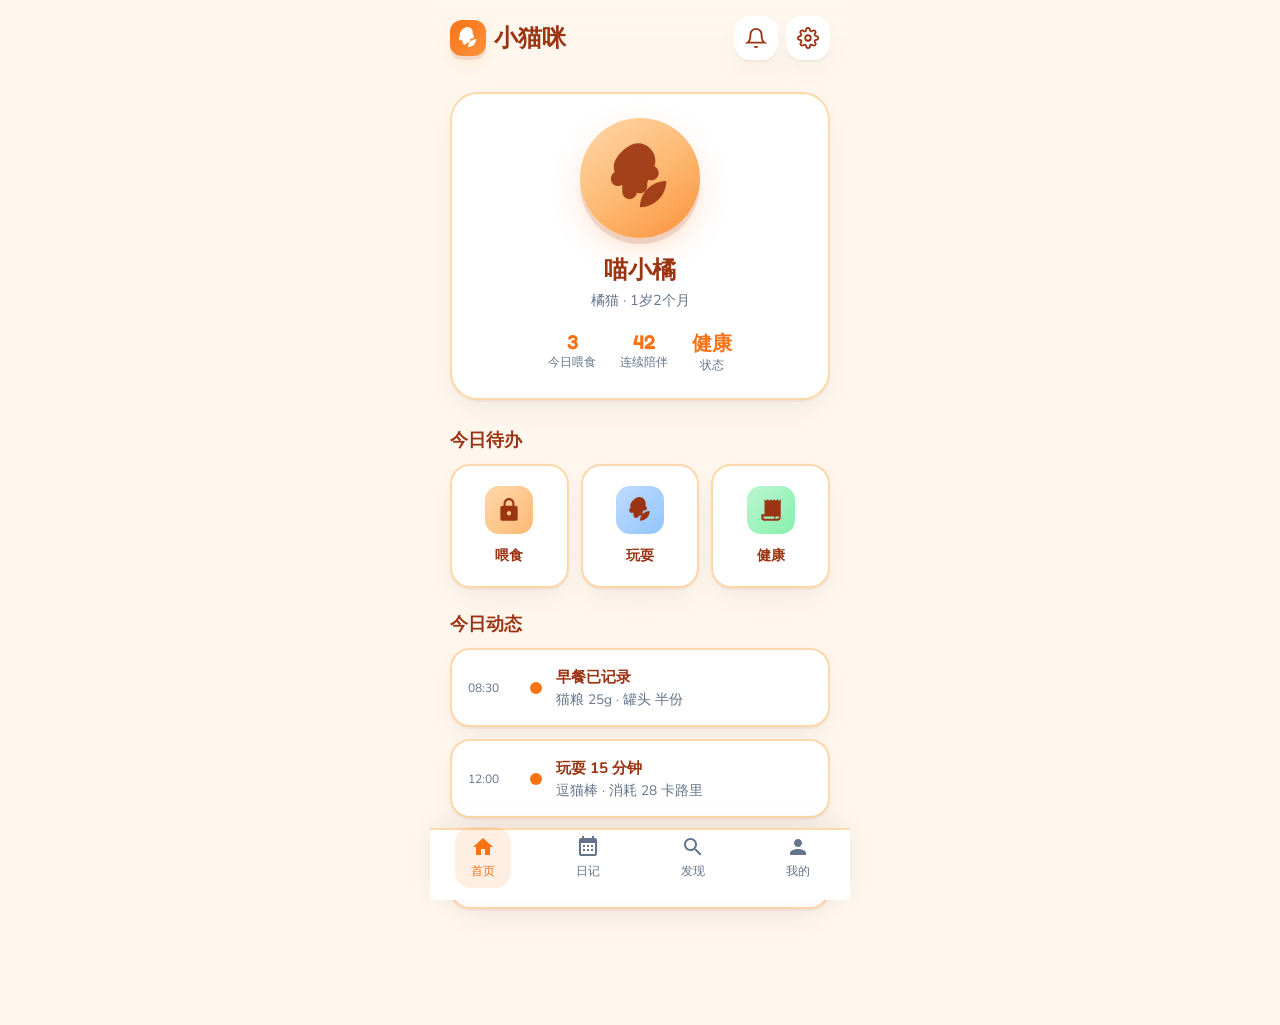
<file: .agents/skills/ui-ux-pro-max/preview/xiaomaomi-app.html>
<!DOCTYPE html>
<html lang="zh-CN">
<head>
  <meta charset="UTF-8">
  <meta name="viewport" content="width=device-width, initial-scale=1.0">
  <title>小猫咪 - 萌宠日常</title>
  <link rel="preconnect" href="https://fonts.googleapis.com">
  <link rel="preconnect" href="https://fonts.gstatic.com" crossorigin>
  <link href="https://fonts.googleapis.com/css2?family=Fredoka:wght@400;500;600;700&family=Nunito:wght@300;400;500;600;700&display=swap" rel="stylesheet">
  <style>
    :root {
      /* Pet Tech App 配色 - 来自 UI/UX Pro Max design system */
      --primary: #F97316;
      --primary-on: #0F172A;
      --secondary: #FB923C;
      --accent: #2563EB;
      --accent-on: #FFFFFF;
      --background: #FFF7ED;
      --foreground: #9A3412;
      --card: #FFFFFF;
      --card-foreground: #9A3412;
      --muted: #F1F0F0;
      --muted-foreground: #64748B;
      --border: #FED7AA;
      --destructive: #DC2626;
      --ring: #F97316;
      --radius-outer: 28px;
      --radius-card: 20px;
      --radius-btn: 16px;
      --shadow-clay: 0 4px 0 0 rgba(154, 52, 18, 0.12), 0 8px 24px -4px rgba(249, 115, 22, 0.15);
      --shadow-card: 0 2px 0 0 rgba(154, 52, 18, 0.06), 0 12px 32px -8px rgba(0,0,0,0.08);
    }

    * { box-sizing: border-box; margin: 0; padding: 0; }
    html { font-size: 16px; }
    body {
      font-family: 'Nunito', -apple-system, sans-serif;
      background: var(--background);
      color: var(--foreground);
      min-height: 100vh;
      padding-bottom: 80px;
      -webkit-font-smoothing: antialiased;
    }

    /* Header */
    .header {
      padding: 16px 20px 12px;
      display: flex;
      align-items: center;
      justify-content: space-between;
      background: linear-gradient(180deg, rgba(255,247,237,0.98) 0%, var(--background) 100%);
      position: sticky;
      top: 0;
      z-index: 10;
    }
    .logo {
      font-family: 'Fredoka', sans-serif;
      font-weight: 700;
      font-size: 1.5rem;
      color: var(--foreground);
      display: flex;
      align-items: center;
      gap: 8px;
    }
    .logo-icon {
      width: 36px;
      height: 36px;
      background: linear-gradient(135deg, var(--primary), var(--secondary));
      border-radius: 12px;
      display: flex;
      align-items: center;
      justify-content: center;
      box-shadow: var(--shadow-clay);
    }
    .logo-icon svg {
      width: 22px;
      height: 22px;
      fill: white;
    }
    .header-actions {
      display: flex;
      gap: 8px;
    }
    .icon-btn {
      width: 44px;
      height: 44px;
      border-radius: var(--radius-btn);
      border: none;
      background: var(--card);
      color: var(--foreground);
      cursor: pointer;
      display: flex;
      align-items: center;
      justify-content: center;
      box-shadow: var(--shadow-card);
      transition: transform 0.2s ease, box-shadow 0.2s ease;
    }
    .icon-btn:hover { transform: scale(0.96); }
    .icon-btn:focus-visible { outline: 2px solid var(--ring); outline-offset: 2px; }
    .icon-btn svg { width: 22px; height: 22px; }

    /* Hero - 主猫卡片 */
    .hero {
      padding: 20px;
      margin-bottom: 8px;
    }
    .hero-card {
      background: var(--card);
      border-radius: var(--radius-outer);
      padding: 24px;
      box-shadow: var(--shadow-card);
      border: 2px solid var(--border);
      text-align: center;
    }
    .cat-avatar {
      width: 120px;
      height: 120px;
      margin: 0 auto 16px;
      background: linear-gradient(145deg, #FED7AA 0%, #FDBA74 50%, #FB923C 100%);
      border-radius: 50%;
      display: flex;
      align-items: center;
      justify-content: center;
      box-shadow: 0 6px 0 0 rgba(154, 52, 18, 0.15), 0 12px 32px -4px rgba(249, 115, 22, 0.25);
    }
    .cat-avatar svg {
      width: 70px;
      height: 70px;
      fill: var(--foreground);
      opacity: 0.9;
    }
    .hero-card h1 {
      font-family: 'Fredoka', sans-serif;
      font-size: 1.5rem;
      color: var(--foreground);
      margin-bottom: 4px;
    }
    .hero-card .subtitle {
      font-size: 0.9rem;
      color: var(--muted-foreground);
      margin-bottom: 20px;
    }
    .stats-row {
      display: flex;
      justify-content: center;
      gap: 24px;
    }
    .stat {
      text-align: center;
    }
    .stat-value {
      font-family: 'Fredoka', sans-serif;
      font-weight: 600;
      font-size: 1.25rem;
      color: var(--primary);
    }
    .stat-label {
      font-size: 0.75rem;
      color: var(--muted-foreground);
    }

    /* 快捷操作区 */
    .section-title {
      font-family: 'Fredoka', sans-serif;
      font-size: 1.1rem;
      padding: 0 20px 12px;
      color: var(--foreground);
    }
    .quick-actions {
      padding: 0 20px 24px;
      display: grid;
      grid-template-columns: repeat(3, 1fr);
      gap: 12px;
    }
    .action-card {
      background: var(--card);
      border-radius: var(--radius-card);
      padding: 20px 12px;
      text-align: center;
      box-shadow: var(--shadow-card);
      border: 2px solid var(--border);
      cursor: pointer;
      transition: transform 0.2s ease, box-shadow 0.2s ease;
      text-decoration: none;
      color: inherit;
      display: block;
    }
    .action-card:hover {
      transform: translateY(-2px);
      box-shadow: 0 4px 0 0 rgba(154, 52, 18, 0.08), 0 16px 40px -8px rgba(0,0,0,0.12);
    }
    .action-card:focus-visible { outline: 2px solid var(--ring); outline-offset: 2px; }
    .action-icon {
      width: 48px;
      height: 48px;
      margin: 0 auto 10px;
      border-radius: 14px;
      display: flex;
      align-items: center;
      justify-content: center;
    }
    .action-card:nth-child(1) .action-icon { background: linear-gradient(135deg, #FED7AA, #FDBA74); }
    .action-card:nth-child(2) .action-icon { background: linear-gradient(135deg, #BFDBFE, #93C5FD); }
    .action-card:nth-child(3) .action-icon { background: linear-gradient(135deg, #BBF7D0, #86EFAC); }
    .action-icon svg { width: 26px; height: 26px; fill: var(--foreground); }
    .action-card span {
      font-size: 0.9rem;
      font-weight: 600;
      color: var(--foreground);
    }

    /* 今日动态 */
    .feed-section {
      padding: 0 20px 24px;
    }
    .feed-card {
      background: var(--card);
      border-radius: var(--radius-card);
      padding: 16px;
      margin-bottom: 12px;
      box-shadow: var(--shadow-card);
      border: 2px solid var(--border);
      display: flex;
      align-items: center;
      gap: 14px;
    }
    .feed-time {
      font-size: 0.75rem;
      color: var(--muted-foreground);
      min-width: 48px;
    }
    .feed-dot {
      width: 12px;
      height: 12px;
      border-radius: 50%;
      background: var(--primary);
      flex-shrink: 0;
    }
    .feed-content {
      flex: 1;
    }
    .feed-content strong {
      font-size: 0.95rem;
      color: var(--foreground);
    }
    .feed-content p {
      font-size: 0.85rem;
      color: var(--muted-foreground);
      margin-top: 2px;
    }

    /* 底部导航 */
    .bottom-nav {
      position: fixed;
      bottom: 0;
      left: 0;
      right: 0;
      height: 72px;
      background: var(--card);
      border-top: 2px solid var(--border);
      display: flex;
      justify-content: space-around;
      align-items: center;
      padding: 8px 0 24px;
      box-shadow: 0 -4px 24px rgba(0,0,0,0.06);
    }
    .nav-item {
      display: flex;
      flex-direction: column;
      align-items: center;
      gap: 4px;
      color: var(--muted-foreground);
      text-decoration: none;
      font-size: 0.75rem;
      padding: 8px 16px;
      border-radius: var(--radius-btn);
      transition: color 0.2s, background 0.2s;
    }
    .nav-item:hover, .nav-item.active {
      color: var(--primary);
    }
    .nav-item.active {
      background: rgba(249, 115, 22, 0.12);
    }
    .nav-item svg {
      width: 24px;
      height: 24px;
      fill: currentColor;
    }

    /* 响应式 */
    @media (min-width: 768px) {
      body { max-width: 420px; margin: 0 auto; }
      .bottom-nav { max-width: 420px; left: 50%; transform: translateX(-50%); }
    }
  </style>
</head>
<body>
  <header class="header">
    <div class="logo">
      <div class="logo-icon" aria-hidden="true">
        <svg viewBox="0 0 24 24" xmlns="http://www.w3.org/2000/svg"><path d="M12 22c4.97 0 9-4.03 9-9-4.97 0-9 4.03-9 9zM5.6 10.25c0 1.38 1.12 2.5 2.5 2.5.53 0 1.01-.16 1.42-.44l-.02 2.44c0 1.38 1.12 2.5 2.5 2.5s2.5-1.12 2.5-2.5l-.02-2.44c.4.28.89.44 1.42.44 1.38 0 2.5-1.12 2.5-2.5 0-1-.6-1.86-1.44-2.28.19-.59.31-1.23.31-1.91 0-3.31-2.69-6-6-6S3 4.69 3 8c0 .68.12 1.32.31 1.91C2.6 10.39 2 11.25 2 12.25 2 13.63 3.12 14.75 4.5 14.75c.53 0 1.01-.16 1.42-.44l.02 2.44c0 1.38 1.12 2.5 2.5 2.5s2.5-1.12 2.5-2.5l.02-2.44c.4.28.89.44 1.42.44 1.38 0 2.5-1.12 2.5-2.5 0-1-.6-1.86-1.44-2.28.19-.59.31-1.23.31-1.91 0-3.31-2.69-6-6-6z"/></svg>
      </div>
      小猫咪
    </div>
    <div class="header-actions">
      <button type="button" class="icon-btn" aria-label="通知">
        <svg viewBox="0 0 24 24" fill="none" stroke="currentColor" stroke-width="2"><path d="M18 8A6 6 0 0 0 6 8c0 7-3 9-3 9h18s-3-2-3-9"/><path d="M13.73 21a2 2 0 0 1-3.46 0"/></svg>
      </button>
      <button type="button" class="icon-btn" aria-label="设置">
        <svg viewBox="0 0 24 24" fill="none" stroke="currentColor" stroke-width="2"><circle cx="12" cy="12" r="3"/><path d="M19.4 15a1.65 1.65 0 0 0 .33 1.82l.06.06a2 2 0 0 1 0 2.83 2 2 0 0 1-2.83 0l-.06-.06a1.65 1.65 0 0 0-1.82-.33 1.65 1.65 0 0 0-1 1.51V21a2 2 0 0 1-2 2 2 2 0 0 1-2-2v-.09A1.65 1.65 0 0 0 9 19.4a1.65 1.65 0 0 0-1.82.33l-.06.06a2 2 0 0 1-2.83 0 2 2 0 0 1 0-2.83l.06-.06a1.65 1.65 0 0 0 .33-1.82 1.65 1.65 0 0 0-1.51-1H3a2 2 0 0 1-2-2 2 2 0 0 1 2-2h.09A1.65 1.65 0 0 0 4.6 9a1.65 1.65 0 0 0-.33-1.82l-.06-.06a2 2 0 0 1 0-2.83 2 2 0 0 1 2.83 0l.06.06a1.65 1.65 0 0 0 1.82.33H9a1.65 1.65 0 0 0 1-1.51V3a2 2 0 0 1 2-2 2 2 0 0 1 2 2v.09a1.65 1.65 0 0 0 1 1.51 1.65 1.65 0 0 0 1.82-.33l.06-.06a2 2 0 0 1 2.83 0 2 2 0 0 1 0 2.83l-.06.06a1.65 1.65 0 0 0-.33 1.82V9a1.65 1.65 0 0 0 1.51 1H21a2 2 0 0 1 2 2 2 2 0 0 1-2 2h-.09a1.65 1.65 0 0 0-1.51 1z"/></svg>
      </button>
    </div>
  </header>

  <main>
    <section class="hero">
      <div class="hero-card">
        <div class="cat-avatar" role="img" aria-label="猫咪头像">
          <svg viewBox="0 0 24 24" xmlns="http://www.w3.org/2000/svg"><path d="M12 22c4.97 0 9-4.03 9-9-4.97 0-9 4.03-9 9zM5.6 10.25c0 1.38 1.12 2.5 2.5 2.5.53 0 1.01-.16 1.42-.44l-.02 2.44c0 1.38 1.12 2.5 2.5 2.5s2.5-1.12 2.5-2.5l-.02-2.44c.4.28.89.44 1.42.44 1.38 0 2.5-1.12 2.5-2.5 0-1-.6-1.86-1.44-2.28.19-.59.31-1.23.31-1.91 0-3.31-2.69-6-6-6S3 4.69 3 8c0 .68.12 1.32.31 1.91C2.6 10.39 2 11.25 2 12.25 2 13.63 3.12 14.75 4.5 14.75c.53 0 1.01-.16 1.42-.44l.02 2.44c0 1.38 1.12 2.5 2.5 2.5s2.5-1.12 2.5-2.5l.02-2.44c.4.28.89.44 1.42.44 1.38 0 2.5-1.12 2.5-2.5 0-1-.6-1.86-1.44-2.28.19-.59.31-1.23.31-1.91 0-3.31-2.69-6-6-6z"/></svg>
        </div>
        <h1>喵小橘</h1>
        <p class="subtitle">橘猫 · 1岁2个月</p>
        <div class="stats-row">
          <div class="stat">
            <div class="stat-value">3</div>
            <div class="stat-label">今日喂食</div>
          </div>
          <div class="stat">
            <div class="stat-value">42</div>
            <div class="stat-label">连续陪伴</div>
          </div>
          <div class="stat">
            <div class="stat-value">健康</div>
            <div class="stat-label">状态</div>
          </div>
        </div>
      </div>
    </section>

    <h2 class="section-title">今日待办</h2>
    <div class="quick-actions">
      <a href="#" class="action-card">
        <div class="action-icon">
          <svg viewBox="0 0 24 24" xmlns="http://www.w3.org/2000/svg"><path d="M18 8h-1V6c0-2.76-2.24-5-5-5S7 3.24 7 6v2H6c-1.1 0-2 .9-2 2v10c0 1.1.9 2 2 2h12c1.1 0 2-.9 2-2V10c0-1.1-.9-2-2-2zm-6 9c-1.1 0-2-.9-2-2s.9-2 2-2 2 .9 2 2-.9 2-2 2zm3.1-9H8.9V6c0-1.71 1.39-3.1 3.1-3.1 1.71 0 3.1 1.39 3.1 3.1v2z"/></svg>
        </div>
        <span>喂食</span>
      </a>
      <a href="#" class="action-card">
        <div class="action-icon">
          <svg viewBox="0 0 24 24" xmlns="http://www.w3.org/2000/svg"><path d="M12 22c4.97 0 9-4.03 9-9-4.97 0-9 4.03-9 9zM5.6 10.25c0 1.38 1.12 2.5 2.5 2.5.53 0 1.01-.16 1.42-.44l-.02 2.44c0 1.38 1.12 2.5 2.5 2.5s2.5-1.12 2.5-2.5l-.02-2.44c.4.28.89.44 1.42.44 1.38 0 2.5-1.12 2.5-2.5 0-1-.6-1.86-1.44-2.28.19-.59.31-1.23.31-1.91 0-3.31-2.69-6-6-6S3 4.69 3 8c0 .68.12 1.32.31 1.91C2.6 10.39 2 11.25 2 12.25 2 13.63 3.12 14.75 4.5 14.75c.53 0 1.01-.16 1.42-.44l.02 2.44c0 1.38 1.12 2.5 2.5 2.5s2.5-1.12 2.5-2.5l.02-2.44c.4.28.89.44 1.42.44 1.38 0 2.5-1.12 2.5-2.5 0-1-.6-1.86-1.44-2.28.19-.59.31-1.23.31-1.91 0-3.31-2.69-6-6-6z"/></svg>
        </div>
        <span>玩耍</span>
      </a>
      <a href="#" class="action-card">
        <div class="action-icon">
          <svg viewBox="0 0 24 24" xmlns="http://www.w3.org/2000/svg"><path d="M19.5 3.5L18 2l-1.5 1.5L15 2l-1.5 1.5L12 2l-1.5 1.5L9 2 7.5 3.5 6 2v14H3v3c0 1.66 1.34 3 3 3h12c1.66 0 3-1.34 3-3V2l-1.5 1.5zM15 20H6c-.55 0-1-.45-1-1v-1h10v2zm4-1c0 .55-.45 1-1 1h-2v-2h4v1z"/></svg>
        </div>
        <span>健康</span>
      </a>
    </div>

    <h2 class="section-title">今日动态</h2>
    <section class="feed-section">
      <div class="feed-card">
        <span class="feed-time">08:30</span>
        <span class="feed-dot"></span>
        <div class="feed-content">
          <strong>早餐已记录</strong>
          <p>猫粮 25g · 罐头 半份</p>
        </div>
      </div>
      <div class="feed-card">
        <span class="feed-time">12:00</span>
        <span class="feed-dot"></span>
        <div class="feed-content">
          <strong>玩耍 15 分钟</strong>
          <p>逗猫棒 · 消耗 28 卡路里</p>
        </div>
      </div>
      <div class="feed-card">
        <span class="feed-time">18:00</span>
        <span class="feed-dot"></span>
        <div class="feed-content">
          <strong>晚餐待喂</strong>
          <p>点击记录今日晚餐</p>
        </div>
      </div>
    </section>
  </main>

  <nav class="bottom-nav" aria-label="主导航">
    <a href="#" class="nav-item active" aria-current="page">
      <svg viewBox="0 0 24 24"><path d="M10 20v-6h4v6h5v-8h3L12 3 2 12h3v8z"/></svg>
      首页
    </a>
    <a href="#" class="nav-item">
      <svg viewBox="0 0 24 24"><path d="M19 3h-1V1h-2v2H8V1H6v2H5c-1.11 0-1.99.9-1.99 2L3 19c0 1.1.89 2 2 2h14c1.1 0 2-.9 2-2V5c0-1.1-.9-2-2-2zm0 16H5V8h14v11zM9 10H7v2h2v-2zm4 0h-2v2h2v-2zm4 0h-2v2h2v-2zm-8 4H7v2h2v-2zm4 0h-2v2h2v-2zm4 0h-2v2h2v-2z"/></svg>
      日记
    </a>
    <a href="#" class="nav-item">
      <svg viewBox="0 0 24 24"><path d="M15.5 14h-.79l-.28-.27C15.41 12.59 16 11.11 16 9.5 16 5.91 13.09 3 9.5 3S3 5.91 3 9.5 5.91 16 9.5 16c1.61 0 3.09-.59 4.23-1.57l.27.28v.79l5 4.99L20.49 19l-4.99-5zm-6 0C7.01 14 5 11.99 5 9.5S7.01 5 9.5 5 14 7.01 14 9.5 11.99 14 9.5 14z"/></svg>
      发现
    </a>
    <a href="#" class="nav-item">
      <svg viewBox="0 0 24 24"><path d="M12 12c2.21 0 4-1.79 4-4s-1.79-4-4-4-4 1.79-4 4 1.79 4 4 4zm0 2c-2.67 0-8 1.34-8 4v2h16v-2c0-2.66-5.33-4-8-4z"/></svg>
      我的
    </a>
  </nav>
</body>
</html>
</file>
